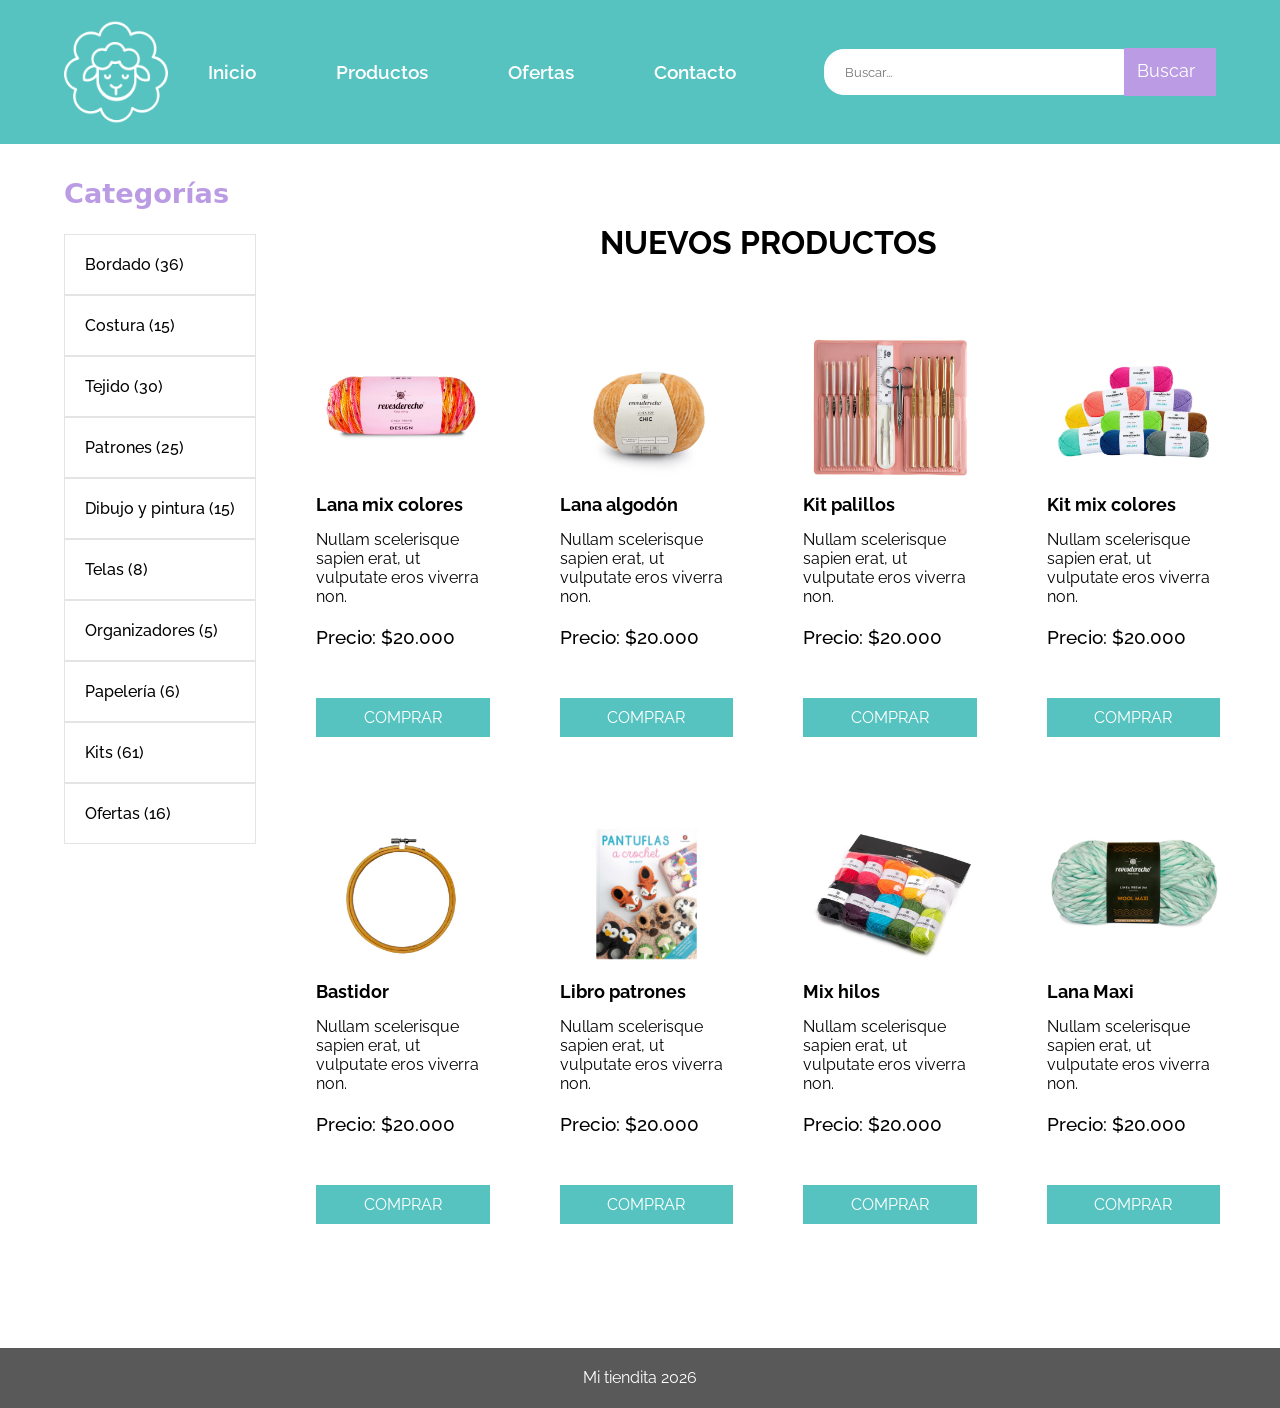
<file: clase-grid/index.html>
<!DOCTYPE html>
<html lang="es-cl">
<head>
  <meta charset="UTF-8" >
  <meta name="viewport" content="width=device-width, initial-scale=1.0">
  <meta http-equiv="X-UA-Compatible" content="ie=edge">
  <link rel="stylesheet" href="css/style.css">
  <link rel="preconnect" href="https://fonts.googleapis.com">
<link rel="preconnect" href="https://fonts.gstatic.com" crossorigin>
<link href="https://fonts.googleapis.com/css2?family=Outfit:wght@100..900&family=Raleway:ital,wght@0,100..900;1,100..900&display=swap" rel="stylesheet">
  <title>Clase-Grid</title>
</head>
<body>
<div class="grid-container">
<div class="header box">
  <nav class="menu">
    <ul class="lista">
            <li class="textos-menu">
            <img src="assets/img/oveja.png" class="logo" alt="logo-tienda">
              <button class="botonesmenu">Inicio</button>
              <button class="botonesmenu">Productos</button>
              <button class="botonesmenu">Ofertas</button>
              <button class="botonesmenu">Contacto</button>
              <form>
                <input type="search" placeholder="Buscar...">
                 <button type="submit">Buscar</button>
            </form>
            
          </li>
         </ul>
      </nav>
</div>
    <div class="sidebar box">
      <nav class="menusidebar">
       <ul class="listasidebar">
         <h3 class="online">Categorías</h3>
         <li>
              <p class="online">Bordado (36)</p>
              <p class="online">Costura (15)</p>
              <p class="online">Tejido (30)</p>
              <p class="online">Patrones (25)</p>
              <p class="online">Dibujo y pintura (15)</p>
              <p class="online">Telas (8)</p>
              <p class="online">Organizadores (5)</p>
              <p class="online">Papelería (6)</p>
              <p class="online">Kits (61)</p>
               <p class="online">Ofertas (16)</p>

          </li> 
        </ul>
      </nav>
</div>
  
<div class="main">
   <h1>Nuevos productos</h1>
  <div class="container">
     <div class="card">
        <img class="card-img" src="assets/img/lana1.webp" alt="foto tarro de churu">
          <div class="card-body">
            <h5 class="card-title">Lana mix colores</h5>
            <p class="card-text">Nullam scelerisque sapien erat, ut vulputate eros viverra non.</p>
           <p class="Precio">Precio: $20.000</p>
           <button type="button" class="comprar">Comprar</button>
        </div>
      </div>
  
  <div class="card">
        <img class="card-img" src="assets/img/lana2.webp" alt="foto tarro de churu">
         <div class="card-body">
            <h5 class="card-title">Lana algodón</h5>
              <p class="card-text">Nullam scelerisque sapien erat, ut vulputate eros viverra non.</p>
             <p class="Precio">Precio: $20.000</p> 
          <button type="button" class="comprar">Comprar</button>
        </div>
      </div>

          <div class="card">
            <img class="card-img" src="assets/img/kit1.webp" alt="foto tarro de churu">
           <div class="card-body">
           <h5 class="card-title">Kit palillos</h5>
           <p class="card-text">Nullam scelerisque sapien erat, ut vulputate eros viverra non.</p>
          <p class="Precio">Precio: $20.000</p>
          
          <button type="button" class="comprar">Comprar</button>
        </div>
      </div>
    <div class="card">
        <img class="card-img" src="assets/img/kit2.jpg" alt="foto tarro de churu">
        <div class="card-body">
          <h5 class="card-title">Kit mix colores</h5>
          <p class="card-text">Nullam scelerisque sapien erat, ut vulputate eros viverra non.
          </p>
          <p class="Precio">Precio: $20.000</p>
          <button type="button" class="comprar">Comprar</button>
        </div>
      </div>
    <div class="card">
        <img class="card-img" src="assets/img/bastidor1.webp" alt="foto tarro de churu">
          <div class="card-body">
           <h5 class="card-title">Bastidor</h5>
           <p class="card-text">Nullam scelerisque sapien erat, ut vulputate eros viverra non.
          </p>
          <p class="Precio">Precio: $20.000</p>
          
          <button type="button" class="comprar">Comprar</button>
        </div>
    </div>

 <div class="card">
        <img class="card-img" src="assets/img/libro.webp" alt="foto tarro de churu">
        <div class="card-body">
          <h5 class="card-title">Libro patrones</h5>
          <p class="card-text">Nullam scelerisque sapien erat, ut vulputate eros viverra non.</p>
          <p class="Precio">Precio: $20.000</p>
          
          <button type="button" class="comprar">Comprar</button>
        </div>
      </div>
         <div class="card">
        <img class="card-img" src="assets/img/kit3.webp" alt="foto tarro de churu">
        <div class="card-body">
          <h5 class="card-title">Mix hilos </h5>
          <p class="card-text">Nullam scelerisque sapien erat, ut vulputate eros viverra non.</p>
          <p class="Precio">Precio: $20.000</p>
          <button type="button" class="comprar">Comprar</button>
        </div>
      </div>
         <div class="card">
        <img class="card-img" src="assets/img/lana4.webp" alt="foto tarro de churu">
        <div class="card-body">
          <h5 class="card-title">Lana Maxi</h5>
          <p class="card-text">Nullam scelerisque sapien erat, ut vulputate eros viverra non.</p>
          <p class="Precio">Precio: $20.000</p>
          <button type="button" class="comprar">Comprar</button>
        </div>
      </div>
  </div>
</div>
<div class="footer box">Mi tiendita 2026</div>
</body>
</html>
</file>
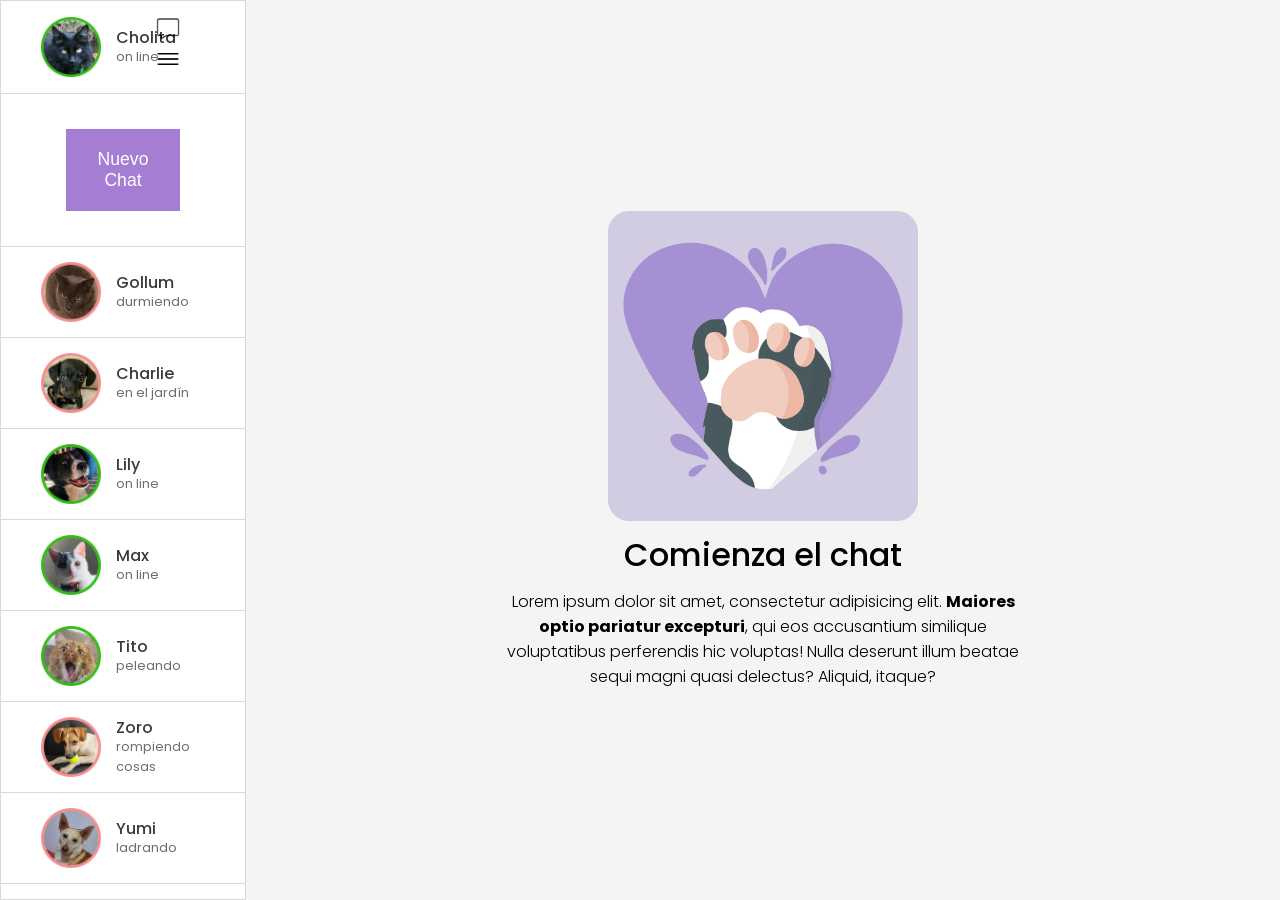
<file: Desafio-Flex-Main/index.html>
<!DOCTYPE html>
<html lang="en">
  <head>
    <meta charset="UTF-8">
    <meta name="viewport" content="width=device-width, initial-scale=1.0">
    <title>Desafío Flex - Módulo 2</title>
    <link rel="preconnect" href="https://fonts.googleapis.com">
    <link rel="preconnect" href="https://fonts.gstatic.com" crossorigin>
    <link
      href="https://fonts.googleapis.com/css2?family=Poppins:ital,wght@0,100;0,200;0,300;0,400;0,500;0,600;0,700;0,800;0,900;1,100;1,200;1,300;1,400;1,500;1,600;1,700;1,800;1,900&display=swap"
      rel="stylesheet"
    >
    <link rel="stylesheet" href="./assets/css/style.css">
  </head>
  <body class="layout">
    <nav class="nav-lat">
      <ul>
        <li>
          <div class="nav-top">
            <div class="nav-top-left">
              <img
                src="assets/images/choli.png"
                class="nav-foto-usuario"
                alt="Choli"
              >

              <div class="nav-info-usuario">
                <p class="nav-nombre-usuario">Cholita</p>
                <p class="nav-estado-usuario">on line</p>
              </div>
            </div>

            <div class="nav-top-right">
              <div class="iconos">
                <img
                  src="assets/images/chat.png"
                  class="nav-boton-chat"
                  alt="icono chat"
                >
                <img
                  src="assets/images/bar.png"
                  class="nav-boton-hamburguesa"
                  alt="icono menú"
                >
              </div>
            </div>
          </div>
        </li>

        <li>
          <div class="nav-boton-nuevo-chat">
            <button class="chat">Nuevo Chat</button>
          </div>
        </li>

        <li>
          <div class="nav-usuario">
            <img
              src="assets/images/gollum.jpg"
              class="nav-foto-contactos"
              alt="Gollum"
            >
            <div class="nav-info-usuario">
              <p class="nav-nombre-usuario">Gollum</p>
              <p class="nav-estado-usuario">durmiendo</p>
            </div>
          </div>
        </li>

        <li>
          <div class="nav-usuario">
            <img
              src="assets/images/charlie.jpg"
              class="nav-foto-contactos"
              alt="Charlie"
            >
            <div class="nav-info-usuario">
              <p class="nav-nombre-usuario">Charlie</p>
              <p class="nav-estado-usuario">en el jardín</p>
            </div>
          </div>
        </li>

        <li>
          <div class="nav-usuario">
            <img
              src="assets/images/lily.jpg"
              class="nav-foto-contactos"
              alt="Lily"
            >
            <div class="nav-info-usuario">
              <p class="nav-nombre-usuario">Lily</p>
              <p class="nav-estado-usuario">on line</p>
            </div>
          </div>
        </li>

        <li>
          <div class="nav-usuario">
            <img
              src="assets/images/max.jpg"
              class="nav-foto-contactos"
              alt="Max"
            >
            <div class="nav-info-usuario">
              <p class="nav-nombre-usuario">Max</p>
              <p class="nav-estado-usuario">on line</p>
            </div>
          </div>
        </li>

        <li>
          <div class="nav-usuario">
            <img
              src="assets/images/tito.jpg"
              class="nav-foto-contactos"
              alt="Tito"
            >
            <div class="nav-info-usuario">
              <p class="nav-nombre-usuario">Tito</p>
              <p class="nav-estado-usuario">peleando</p>
            </div>
          </div>
        </li>

        <li>
          <div class="nav-usuario">
            <img
              src="assets/images/zoro.jpg"
              class="nav-foto-contactos"
              alt="Zoro"
            >
            <div class="nav-info-usuario">
              <p class="nav-nombre-usuario">Zoro</p>
              <p class="nav-estado-usuario">rompiendo cosas</p>
            </div>
          </div>
        </li>

        <li>
          <div class="nav-usuario">
            <img
              src="assets/images/yumi.jpg"
              class="nav-foto-contactos"
              alt="Yumi"
            >
            <div class="nav-info-usuario">
              <p class="nav-nombre-usuario">Yumi</p>
              <p class="nav-estado-usuario">ladrando</p>
            </div>
          </div>
        </li>
      </ul>
    </nav>

    <main class="content">
      <div class="contenido">
        <img src="assets/images/hand.png" class="imagen-logo" alt="Choli">
        <h1 class="titulo-contenido">Comienza el chat</h1>
        <p class="texto-contenido">
          Lorem ipsum dolor sit amet, consectetur adipisicing elit.
          <strong>Maiores optio pariatur excepturi</strong>, qui eos accusantium
          similique voluptatibus perferendis hic voluptas! Nulla deserunt illum
          beatae sequi magni quasi delectus? Aliquid, itaque?
        </p>
      </div>
    </main>
  </body>
</html>
</file>
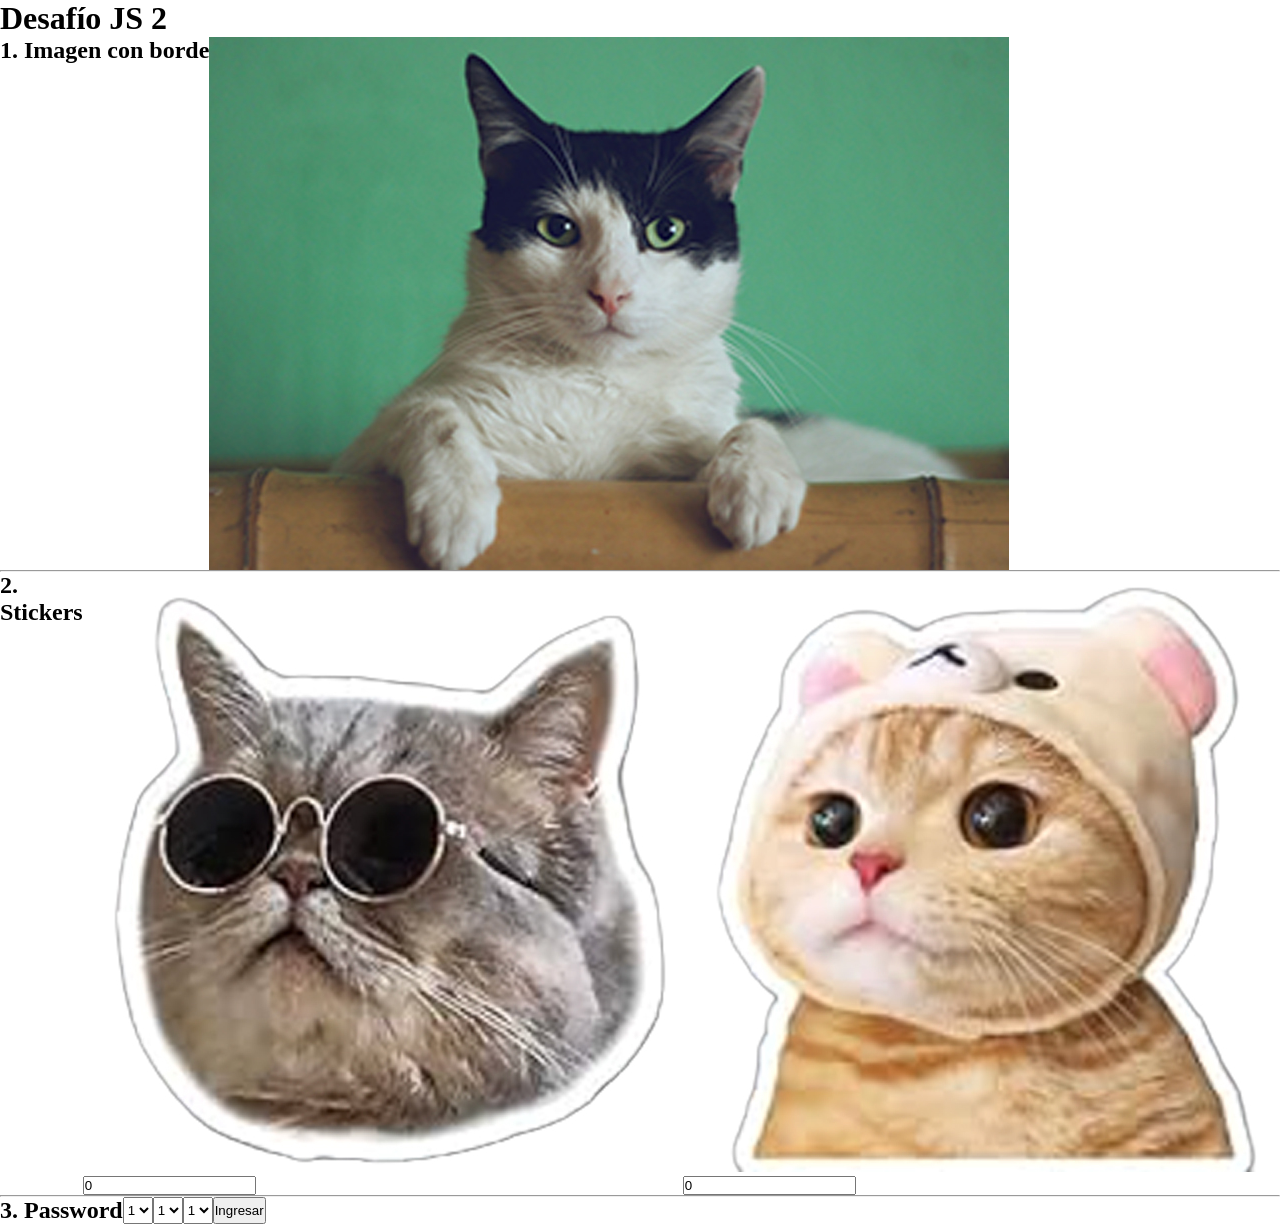
<file: desafio-js-2/index.html>
<!doctype html>
<html lang="es">
<head>
  <meta charset="UTF-8">
  <meta name="viewport" content="width=device-width, initial-scale=1.0">
  <title>Desafío Condiciones</title>
  <link rel="stylesheet" href="./assets/css/styles.css">
</head>
<body>

  <h1>Desafío  JS 2</h1>

  <section>
    <h2>1. Imagen con borde</h2>
    <img src="assets/img/gato.jpg" id="imagen-borde" alt="gatito">
  </section>

  <hr>

  <section>
    <h2>2. Stickers</h2>

    <div>
      <img src="assets/img/sticker1.jpg" alt="Sticker 1">
      <input type="number" id="sticker1" value="0">
    </div>

    <div>
      <img src="assets/img/sticker2.jpg" alt="Sticker 2">
      <input type="number" id="sticker2" value="0">
    </div>

    <div>
      <img src="assets/img/sticker3.jpg" alt="Sticker 3">
      <input type="number" id="sticker3" value="0">
    </div>

    <button id="calcular">Verificar</button>
    <p id="resultado-stickers"></p>
  </section>

  <hr>

  <section>
    <h2>3. Password</h2>

    <select id="digito1">
      <option value="1">1</option>
      <option value="2">2</option>
      <option value="3">3</option>
      <option value="4">4</option>
      <option value="5">5</option>
      <option value="6">6</option>
      <option value="7">7</option>
      <option value="8">8</option>
      <option value="9">9</option>
    </select>

    <select id="digito2">
      <option value="1">1</option>
      <option value="2">2</option>
      <option value="3">3</option>
      <option value="4">4</option>
      <option value="5">5</option>
      <option value="6">6</option>
      <option value="7">7</option>
      <option value="8">8</option>
      <option value="9">9</option>
    </select>

    <select id="digito3">
      <option value="1">1</option>
      <option value="2">2</option>
      <option value="3">3</option>
      <option value="4">4</option>
      <option value="5">5</option>
      <option value="6">6</option>
      <option value="7">7</option>
      <option value="8">8</option>
      <option value="9">9</option>
    </select>

    <button id="ingresar">Ingresar</button>
    <p id="resultado-password"></p>
  </section>

  <script src="./assets/js/main.js"></script>
</body>
</html>
</file>
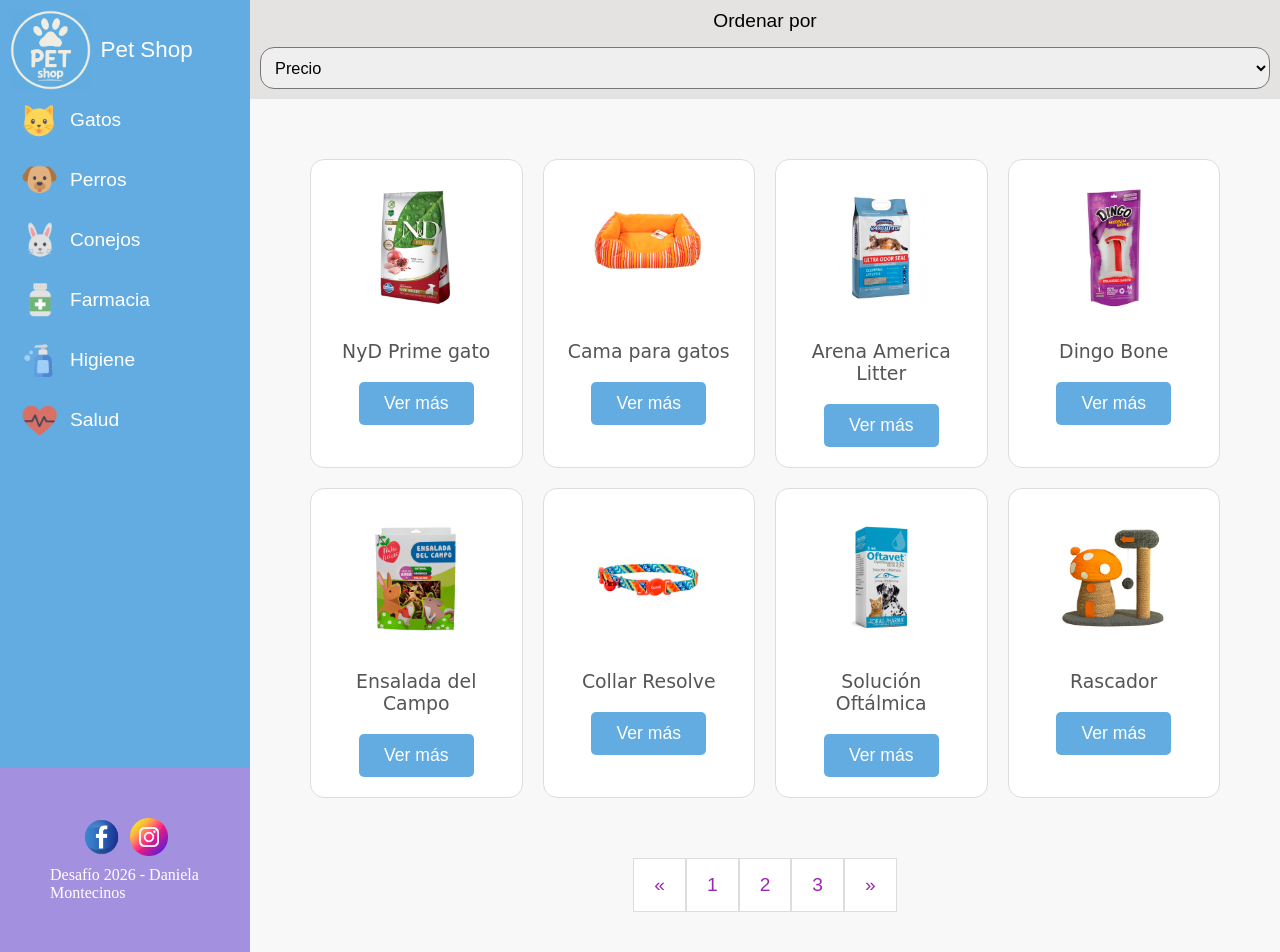
<file: desafio-mediaqueries/index.html>
<!DOCTYPE html>
<html lang="es">
  <head>
    <meta charset="UTF-8" />
    <meta name="viewport" content="width=device-width, initial-scale=1.0" />

    <title>Nombre del proyecto</title>
    <meta name="description" content="Desadio media queries" />

    <link rel="icon" href="favicon.ico" />
    <link rel="stylesheet" href="./assets/css/style.css" />
  </head>

  <body>
    <nav>
      <div class="brand"><img src="./assets/img/logo.png" class="logo-nav">
      <p class="texto-nav">Pet Shop</p></div>
      <div class="icon-nav"> <img src="./assets/img/iconomenu.png" class="menu-nav"></div>
      <div class="categorias">
        <ul class="menuNav">
          <li class="elemento"><img src="assets/img/gato.png" class="animales" alt="gato" /><p class="titulo-categoria">Gatos</p></li>
          <li class="elemento"><img src="assets/img/perro.png" class="animales" alt="perro" /><p class="titulo-categoria">Perros</p></li>
          <li class="elemento"><img src="assets/img/conejo.png" class="animales" alt="conejo" /><p class="titulo-categoria">Conejos</p></li>
          <li class="elemento"><img src="assets/img/farmacia.png" class="animales" alt="farmacia" /><p class="titulo-categoria">Farmacia</p></li>
          <li class="elemento"><img src="assets/img/higiene.png" class="animales" alt="higiene" /><p class="titulo-categoria">Higiene</p></li>
          <li class="elemento"><img src="assets/img/cora.png" class="animales" alt="salud" /><p class="titulo-categoria">Salud</p></li>
        </ul>
      </div>
    </nav>

    <filtro>
      <p class="titulo-filtro">Ordenar por</p>
      <select>
  <option value="opcion1">Precio</option>
  <option value="opcion1">Fecha</option>
</select>
    </filtro>

    <main><section class="productos">
      <div class="card">
  <img src="./assets/img/producto1.jpg" alt="Comida para gato">

  <h2>NyD Prime gato</h2>

  <button>Ver más</button>
</div>
<div class="card">
  <img src="./assets/img/producto2.png" alt="Cama gator">

  <h2>Cama para gatos</h2>

  <button>Ver más</button>
</div>
<div class="card">
  <img src="./assets/img/producto3.png" alt="Arena gato">

  <h2>Arena America Litter</h2>

  <button>Ver más</button>
</div>
<div class="card">
  <img src="./assets/img/producto4.webp" alt="Juguete perro">

  <h2>Dingo Bone</h2>

  <button>Ver más</button>
</div>
<div class="card">
  <img src="./assets/img/producto6.png" alt="Comida conejo">

  <h2>Ensalada del Campo</h2>

  <button>Ver más</button>
</div>
<div class="card">
  <img src="./assets/img/producto7.png" alt="Collar gato">

  <h2>Collar Resolve</h2>

  <button>Ver más</button>
</div>
<div class="card">
  <img src="./assets/img/producto9.jpg" alt="Medicamento para ojos">

  <h2>Solución Oftálmica</h2>

  <button>Ver más</button>
</div>
<div class="card">
  <img src="./assets/img/producto10.png" alt="Torre rascador gato">

  <h2>Rascador</h2>

  <button>Ver más</button>
</div>
</section>
<div class="pagination">
  <a href="#">«</a>
  <a href="#">1</a>
  <a href="#">2</a>
  <a href="#">3</a>
  <a href="#">»</a>
</div>
    </main>

    <footer>
      <div class="redes"> <img src="./assets/img/facebook.png" class="social" alt="icono facebook">

  <img src="./assets/img/instagram.png" class="social" alt="icono instagram"></div>
 

      <p class="footer">Desafío 2026 - Daniela Montecinos</p>
    </footer>
  </body>
</html>
</file>
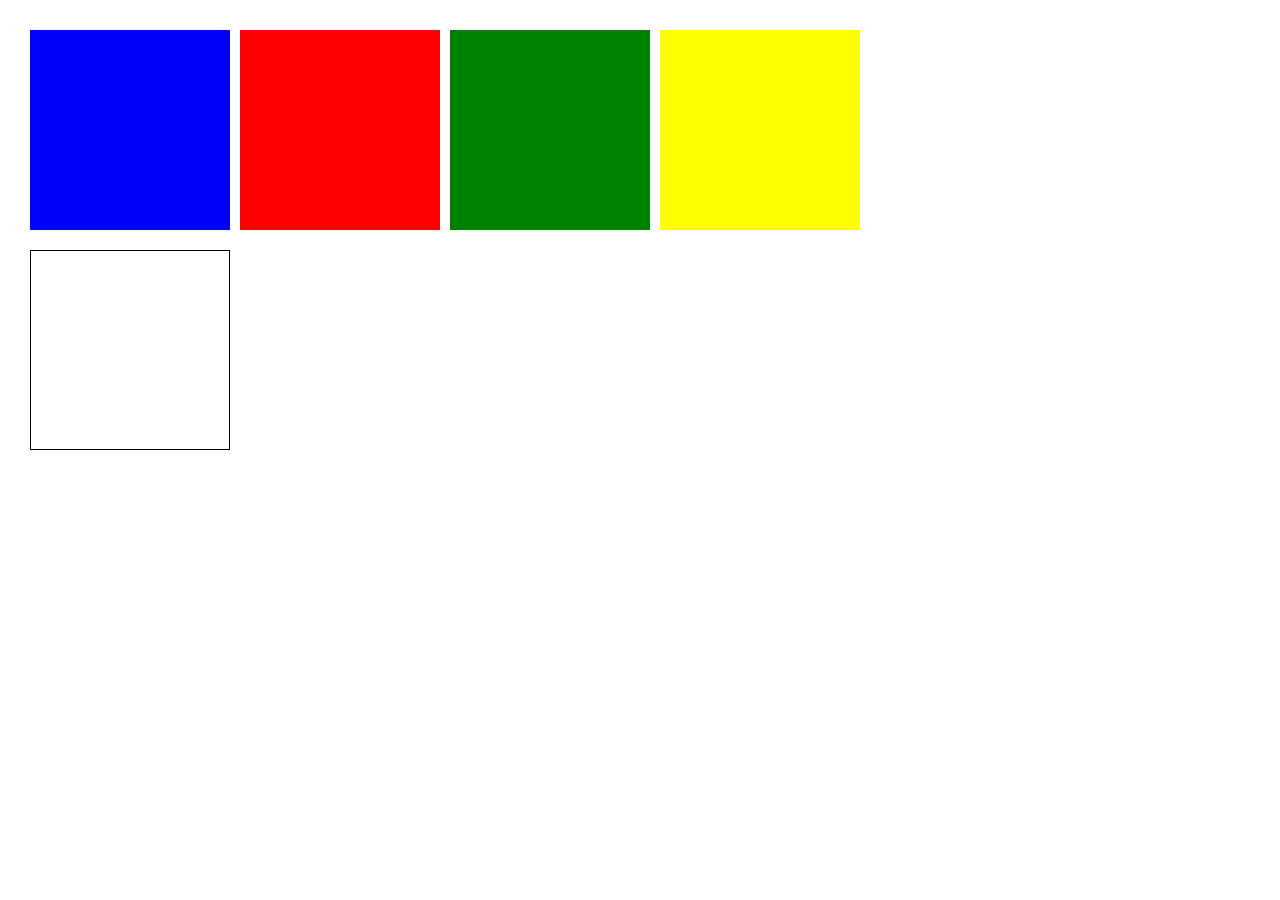
<file: desafio-colores/4_colores.html>
<!DOCTYPE html>
<html lang="es">
<head>
  <meta charset="UTF-8">
  <meta name="viewport" content="width=device-width, initial-scale=1.0">

  <link rel="stylesheet" href="./assets/css/estilos.css">
</head>

<body>

  <main>
    <section id="contenedor-colores">

      <div class="cajas-colores">

        <div
          id="azul"
          style="width: 200px; height: 200px; background-color: blue;"
        ></div>

        <div
          id="rojo"
          style="width: 200px; height: 200px; background-color: red;"
        ></div>

        <div
          id="verde"
          style="width: 200px; height: 200px; background-color: green;"
        ></div>

        <div
          id="amarillo"
          style="width: 200px; height: 200px; background-color: yellow;"
        ></div>

      </div>

      <div
        id="key"
        style="   width: 200px;
          height: 200px;
          background-color: white;
          border: 1px solid black;
        "
      ></div>

      <div id="nuevos-colores"></div>

    </section>
  </main>

  <script src="./assets/js/script.js"></script>
</body>
</html>
</file>
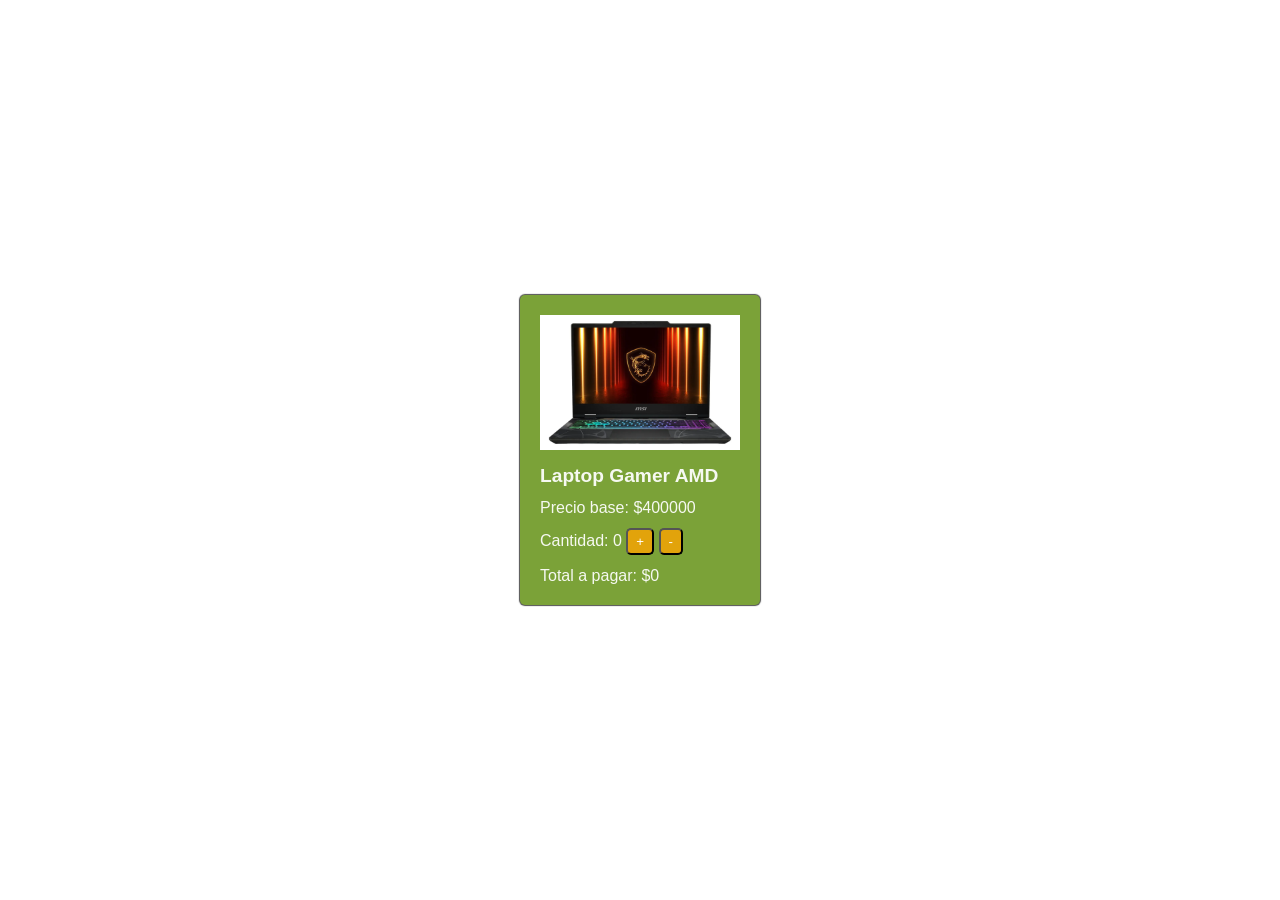
<file: desafio-js/base.html>
<!DOCTYPE html>
<html lang="en">

<head>
    <meta charset="UTF-8">
    <meta http-equiv="X-UA-Compatible" content="IE=edge">
    <meta name="viewport" content="width=device-width, initial-scale=1.0">
    <title>Desafío 1 - JavaScript</title>
    <link rel="stylesheet" href="./assets/css/estilos.css">
</head>

<body>

    <section>
        <div class="card">
            <div class="img-card"> <img src="./assets/img/compu.webp" class="imagen-computador" alt="computador"></div>
              <h6>Laptop Gamer AMD</h6>
 <p>Precio base: $<span class="valor"></span></p>
              <p>Cantidad:
                <span class="cantidad">0</span>
               <button onclick="sumar()">+</button>
               <button onclick="restar()">-</button>
              </p>
                <p>Total a pagar: $<span class="valor-total">0</span></p>
            </div>
    </section>

   <script src="./assets/js/index.js"></script>

</body>
</html>
</file>
<file: clase-grid/css/style.css>
*{
    margin: 0;
    vertical-align: baseline;
    padding: 0;
    box-sizing: border-box;
     font-family: "Raleway", sans-serif;
}
.grid-container {
    display:grid;
    grid-template-areas:
    'header header header header'
    'sidebar  main main main' 
    'footer footer footer footer';
    grid-template-columns: 20% 40% 40%; 
}
.header {grid-area: header ;}
.main {grid-area: main;}
.sidebar { grid-area: sidebar;}
.footer { grid-area: footer;}
.card {display: flex;}

.sidebar {
    grid-area: sidebar;
    height: 100vh;
    width: 100%;
}
.menu {
    width: 100%;
    height: auto;
    margin: 0;
    padding: 20px 0;
}
ul.lista {
    display: flex;
}
img.logo {
    width: 9%;
}
button.botonesmenu {
    border: 0;
    padding: 10px 30px;
    margin: 0 10px;
}
button.botonesmenu:hover {
    color:#ac48ca;
}
li.textos-menu {
    list-style: none;
        display: flex;
}
li.buscador {
    display: flex;
    margin-left: auto;
    align-items: center;
}

.main {
    grid-area: main;
}
.container {
    display: grid;
    grid-template-columns: 1fr 1fr 1fr 1fr;
    gap: 70px;
    padding: 60px;
}

img.card-img {
    width: 100%;
}

ul.listasidebar {
    width: 100%;
    list-style: none;
}

p.online {
    padding: 20px;
    border: solid 1px #e4e4e4;
    margin: 0px;
    font-family: "Raleway", sans-serif;
    font-weight: 500;
}
.comprar {
    width: 100%;
    padding: 10px;
    background-color: #57c3c0;
    color: rgb(255 255 255);
    font-size: 1em;
    font-weight: 400;
    text-transform: uppercase;
    margin-top: 50px;
    box-shadow: none;
    border: 0;
}
.comprar:hover {color:#ffffff;
background-color: #ac48ca;}

h5.card-title {
     font-family: "Raleway", sans-serif;
    font-size: 1.1em;
}
p.card-text {
     font-family: "Raleway", sans-serif;
    margin-top: 15px;
}
.header.box {
    padding: 0 5%;
    background-color: #57c3c0;
}
button.botonesmenu {
    border: 0;
    padding: 10px 30px;
    margin: 0 10px;
    background: transparent;
    color: white;
    font-size: 1.2em;
    font-weight: 600;
}

input[type="search"] {
    border-radius: 20px 0px 0px 20px;
    padding: 14px 20px;
    border: 1px white solid;
    width: 300px;
}
button {
    border: none;
    padding: 10px 20px;
    margin: 0 10px;
    background: #bb9ce4;
    color: white;
    font-size: 1.1em;
    padding: 11px 20px 13.4px 12px;
    text-align: left;
    margin: 0;
    border: solid 0.5px #bb9ce4;
}
button.comprar {
    text-align: center;
}

h1 {
    text-align: center; 
    font-family: "Raleway", sans-serif;
    margin-top: 80px;
    text-transform: uppercase;
}
h3.online {
    text-align: left;
    padding: 25px 0;
    font-family: system-ui;
    color: #bb9ce4;
    font-size: 1.7em;
    margin-top: 5%;
}
.raleway{
  font-family: "Raleway", sans-serif;
  font-optical-sizing: auto;
  font-weight: 400;
  font-style: normal;
}
p.Precio {
    font-size: 1.2em;
    font-weight: 500;
    padding-top: 20px;
}
nav.menusidebar {
    margin-left: 25%;
    display: flex;
}
.footer {
    grid-area: footer;
    height: 60px;
    background-color: #5a5959;
    margin-top: 5%;
    text-align: center;
    color: white;
    display: flex;
    justify-content: space-around;
    align-items: center;
}
.card-body {
    display: flex;
    flex-flow: wrap;
}
.card {
    display: flex;
    flex-flow: column;
}

form {
    display: flex;
    align-items: center;
    margin-left: auto;
}
</file>
<file: Desafio-Flex-Main/assets/css/style.css>
* {
  margin: 0;
  padding: 0;
  box-sizing: border-box;
}
body {
  font-family: "Poppins", sans-serif;
}

a {
  color: white;
  text-decoration: none;
}
.nav-lat {
  background-color: #ffffff;
  display: flex;
  flex-direction: column;
  width: 20%;
  gap: 25px;
  border: solid 1px #d9d9d9;
}
.layout {
  display: flex;
  min-height: 100vh;
}
.content {
  width: 85%;
  text-align: center;
  display: flex;
  justify-content: center;
  align-items: center;
  background-color: #f4f4f4;
}

.nav-top {
  width: 100%;
  display: flex;
}
.nav-usuario {
  width: 100%;
  display: flex;
  align-items: center;
}
img.nav-foto-usuario {
  width: 60px;
}
img.nav-foto-contactos {
  width: 60px;
}

.nav-top-left {
  display: flex;
  align-items: center;
  width: 70%;
}

.nav-top-right {
  width: 30%;
  display: flex;
  justify-content: flex-end;
  align-items: center;
}

img.nav-boton-chat {
  width: 24px;
  margin-right: 5px;
}
img.nav-boton-hamburguesa {
  width: 24px;
}
p.nav-nombre-usuario {
  font-size: 1rem;
  color: #3b3b3b;
  font-family: "poppins", "sans-serif";
  font-weight: 500;
  line-height: 1.2rem;
}
p.nav-estado-usuario {
  font-family: "poppins", sans-serif;
  color: #6d6d6d;
  font-size: 0.8rem;
  line-height: 1.2rem;
  font-weight: 400;
}
ul {
  list-style: none;
}
li {
  border-bottom: solid 1px #d9d9d9;
  padding: 15px 40px;
}
.nav-info-usuario {
  padding-left: 15px;
}
.contenido {
  width: 50%;
  gap: 10px;
  display: flex;
  flex-direction: column;
  align-items: center;
}
img.imagen-logo {
  width: 60%;
}
h1.titulo-contenido {
  font-weight: 500;
}
p.texto-contenido {
  font-weight: 300;
}
.nav-boton-nuevo-chat {
  display: flex;
  align-items: center;
  justify-content: center;
}
button.chat {
  width: 70%;
  font-size: 1.1rem;
  border: none;
  background: #a57ed4;
  color: white;
  margin: 20px;
  padding: 20px;
}
</file>
<file: desafio-js-2/assets/css/styles.css>
* {
    margin: 0;
    padding: 0;
    box-sizing: border-box;
}

    .foto {
      width: 300px;
      cursor: pointer;
    }

    .borde-activo {
      border: 2px solid red;
    }
    section {
    display: flex;
}
.entradas {
    display: flex;
    align-content: flex-start;
    flex-direction: column;
    align-items: center;
    margin-top: 3%;
}

section.fotoentradas {
    display: flex;
    justify-content: space-between;
}
</file>
<file: desafio-mediaqueries/assets/css/style.css>
* {
  padding: 0;
  margin: 0;
  box-sizing: border-box;
}

body {
  display: grid;
  grid-template-areas:
    "nav"
    "filtro"
    "main"
    "footer";
  grid-template-rows: auto auto auto auto;
  min-height: 100vh;
}

nav {
  background-color: rgb(98 172 225);
  grid-area: nav;
  display: flex;
  padding: 10px;
}

filtro {
  background-color: rgb(229 226 226);
  display: flex;
  padding: 20px;
  flex-direction: column;
  grid-area: filtro;
  text-align: center;
}
p.footer {
    font-size: 1rem;
}
main {
    background-color: rgb(248 248 248);
    grid-area: main;
    padding-bottom: 20px;
}

footer {
    background-color: rgb(163, 145, 223);
    grid-area: footer;
    display: flex;
    flex-direction: column;
    align-items: center;
    padding: 50px;
    font-size: 1.3rem;
    color: white;
}
.pagination a {
    text-decoration: none;
    color: #9C27B0;
    border: 1px solid #ddd;
    padding: 15px 20px;
    background-color: white;
    font-size: 1.2rem;
    font-family: sans-serif;
}

select {
  border-radius: 14px;
  padding: 10px;
  font-size: 1.02rem;
}

.productos {
  display: grid;
  grid-template-columns: 1fr;
  gap: 20px;
  padding: 20px;
}

.categorias {
  display: none;
}

.redes {
    display: flex;
    flex-direction: row;
    align-items: center;
    justify-content: center;
    margin-bottom: 10px;
    gap: 10px;
}
  img.social {
    width: 15%;
}
.brand {
  width: 70%;
  display: flex;
  align-items: center;
  gap: 10px;
}

.icon-nav {
  display: flex;
  justify-content: flex-end;
  align-items: center;
}

img.menu-nav {
  width: 40%;
}

img.logo-nav {
  width: 35%;
}

img.animales {
  width: 40px;
}

.card {
  width: 100%;
  max-width: none;
  padding: 20px;
  text-align: center;
  background-color: white;
  border: 1px solid #ddd;
  border-radius: 14px;
}

.card img {
  width: 80%;
  max-width: 350px;
  height: auto;
}

.card h2 {
  margin-top: 20px;
  color: #555;
  font-weight: normal;
}

.card button {
  background-color: #62ace1;
  color: white;
  border: none;
  padding: 11px 25px;
  font-size: 1.1rem;
  border-radius: 5px;
  cursor: pointer;
  margin-top: 20px;
}

.pagination {
  display: flex;
  justify-content: center;
  margin-top: 40px;
}



.pagination a:hover {
  background-color: #f0f0f0;
}

li.elemento {
  display: flex;
  align-items: center;
}

p.texto-nav {
  font-family: sans-serif;
  color: white;
  font-size: 2rem;
}

p.titulo-filtro {
  font-size: 1.4rem;
  padding-bottom: 15px;
}

p.titulo-categoria {
  font-size: 1.2rem;
  font-family: sans-serif;
  color: white;
}

@media (min-width: 576px) {
  body {
    grid-template-columns: 250px auto;
    grid-template-rows: auto auto auto;
    grid-template-areas:
      "nav filtro"
      "nav main"
      "footer main";
  }

  nav {
    height: auto;
    display: flex;
    align-items: flex-start;
    flex-direction: column;
  }

  filtro {
    display: flex;
    flex-direction: column;
    padding: 10px;
  }

  main {
    padding: 40px;
  }

  .productos {
    grid-template-columns: repeat(2, 1fr);
  }

  img.menu-nav {
    display: none;
  }

  .brand {
    width: 100%;
  }

  .categorias {
    display: flex;
  }

  li.elemento {
    padding: 10px;
    gap: 10px;
  }

  .card h2 {
    font-size: 1.18em;
    font-family: system-ui;
  }

  p.titulo-filtro {
    font-size: 1.2rem;
    font-family: sans-serif;
  }

  p.texto-nav {
    font-size: 1.4rem;
  }
  img.social {
    width: 25%;
}
}

@media (min-width: 992px) {
  .productos {
    grid-template-columns: repeat(4, 1fr);
  }
}
</file>
<file: desafio-colores/assets/css/estilos.css>
* {
  box-sizing: border-box;
}

body {
  margin: 0;
  padding: 30px;
  font-family: Arial, sans-serif;
}

.cajas-colores {
  display: flex;
  flex-wrap: wrap;
  gap: 10px;
  margin-bottom: 20px;
}

#nuevos-colores {
  display: flex;
  flex-wrap: wrap;
  gap: 10px;
  margin-top: 20px;
}
</file>
<file: desafio-js/assets/css/estilos.css>
* {
    margin: 0
}

body {
    width: 100vw;
    height: 100vh;
    display: flex;
    justify-content: center;
    align-items: center;
    font-family: sans-serif;
}

.card {
    color: rgba(255, 255, 255, 0.931);
    width: 200px;
    height: 270px;
    border-radius: 5px;
    box-shadow: 0px 0px 1px 1px rgba(0, 0, 0, 0.692);
    background: #7ba238;
    padding: 20px;
    display: flex;
    flex-direction: column;
    justify-content: space-between;
}

.card input {
    width: 80%;
    border-radius: 5px;
    border: none;
    padding: 3px 10px
}



.card button {
    background: #e2a30b;
    color: white;
    border-radius: 5px;
    padding: 4px 8px;
}

.total-section {
    width: 200px;
    padding: 35px;
    box-sizing: border-box;
}

.total-section .color {
    display: flex;
}

.total-section .color div{
    margin-left: 10px;
    width: 20px;
    height: 20px;
    background-color: black;
    border-radius: 50%;
    border: solid 1px;
}
h6 {
    font-size: 1.2rem;
}
img.imagen-computador {
    width: 100%;
}
.total-section {
    width: 200px;
    padding: 35px;
    /* box-sizing: border-box; */
    /* display: flex; */
    /* flex-direction: row; */
    /* align-content: space-between; */
    padding: 0;
}

section {
    display: flex;
    justify-content: center;
}
</file>
